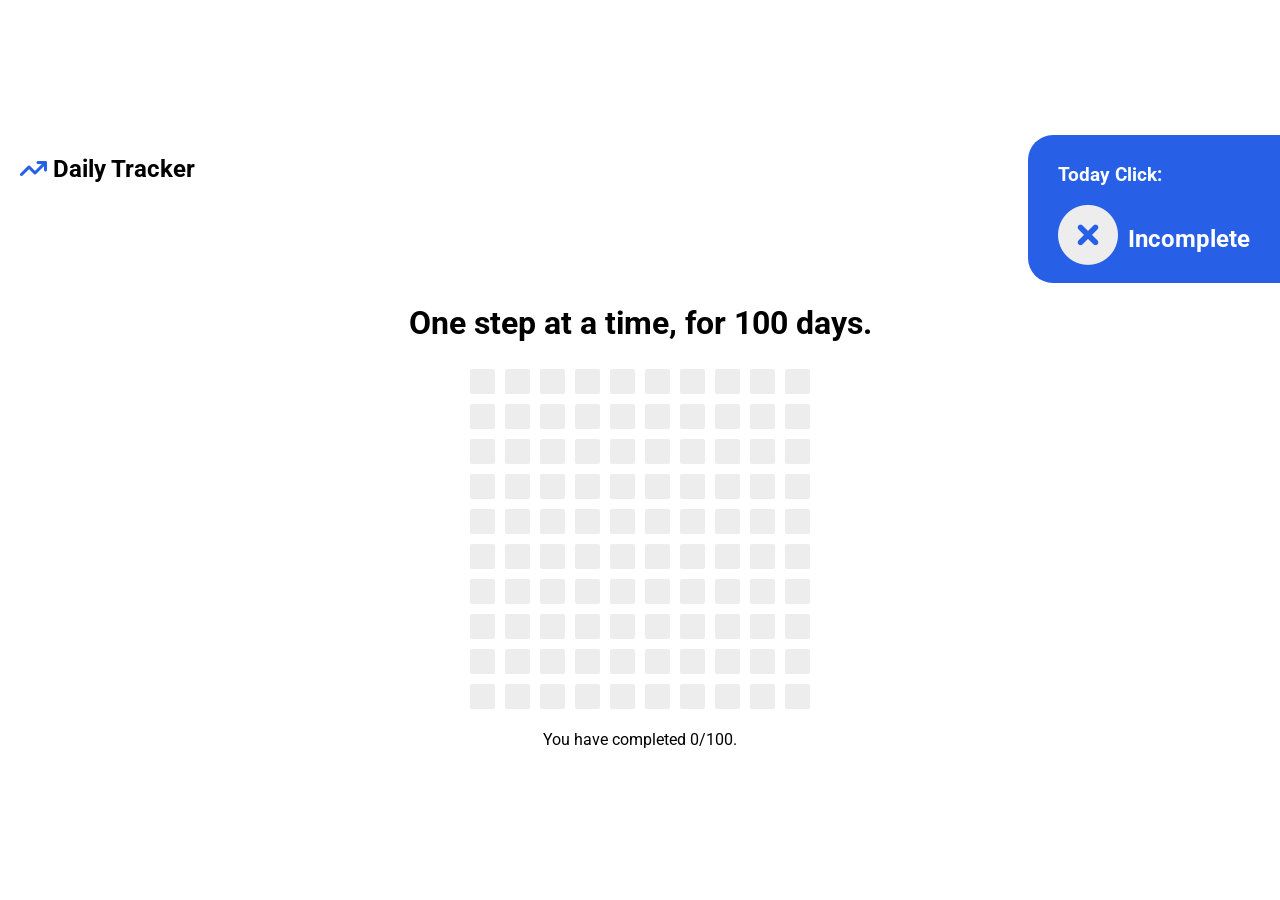
<file: 100-days-tracker/index.html>
<!DOCTYPE html>
<html lang="en">
  <head>
    <meta charset="UTF-8" />
    <meta http-equiv="X-UA-Compatible" content="IE=edge" />
    <meta name="viewport" content="width=device-width, initial-scale=1.0" />
    <link
      rel="stylesheet"
      href="https://cdnjs.cloudflare.com/ajax/libs/font-awesome/6.1.1/css/all.min.css"
      integrity="sha512-KfkfwYDsLkIlwQp6LFnl8zNdLGxu9YAA1QvwINks4PhcElQSvqcyVLLD9aMhXd13uQjoXtEKNosOWaZqXgel0g=="
      crossorigin="anonymous"
      referrerpolicy="no-referrer"
    />
    <link rel="stylesheet" href="style.css" />
    <title>100 Days Challenge</title>
  </head>
  <body>
    <header>

      <div class="left">
        <h2><i class="fa-solid fa-arrow-trend-up"></i> Daily Tracker</h2>
      </div>

      <div class="right">
        <h3>Today Click:</h3> 

        <div class="status">
          <div class="incomplete">
            <div>
              <i class="fa-solid fa-circle-xmark"></i>
              <h2>Incomplete</h2>
            </div>
          </div>

          <div class="completed">
            <div>
              <i class="fa-solid fa-circle-check">
                <div class="icon-bg"></div>
              </i>
              <h2>Completed</h2>
            </div>
          </div>
        </div>
      </div>

    </header>
      <h1>One step at a time, for 100 days.</h1>
      <div class="container">
        <!-- Boxes get inserted here by Javascript -->
      </div>
      <p>You have completed <span id="count"></span>/100.</p>

    <script src="script.js"></script>
  </body>
</html>
</file>
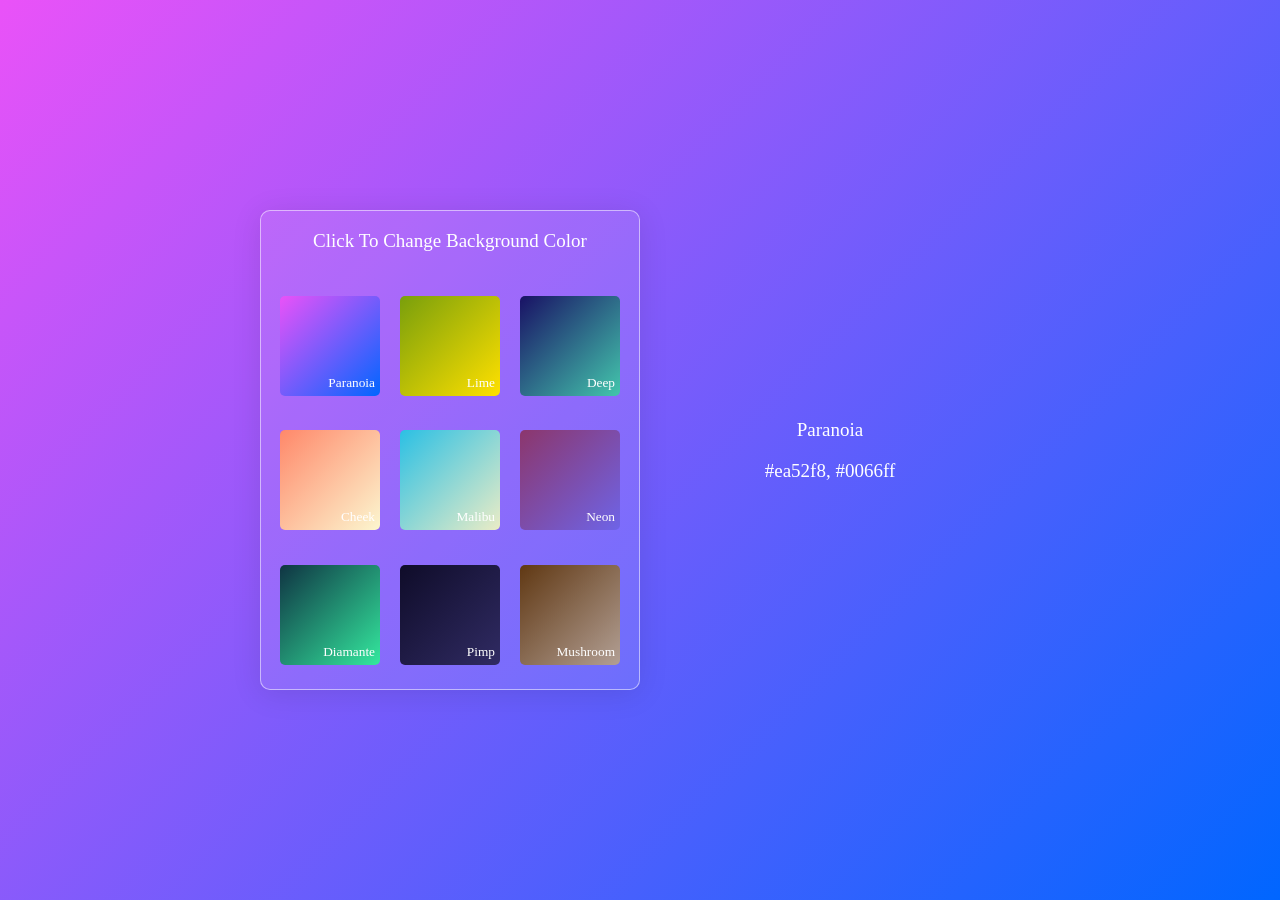
<file: change-bg-onclick/index.html>
<!DOCTYPE html>
<html lang="en">
  <head>
    <meta charset="UTF-8" />
    <meta http-equiv="X-UA-Compatible" content="IE=edge" />
    <meta name="viewport" content="width=device-width, initial-scale=1.0" />
    <link rel="stylesheet" href="style.css" />
    <title>Change Background on Hover</title>
  </head>
  <body>
    <div class="container">
      <p>Click To Change Background Color</p>
      <!-- The boxes get inserted here by Javascript -->
    </div>
    <div>
      <p class="gradient-name">Paranoia</p>
      <p>
        <span class="color1">#ea52f8</span>, <span class="color1">#0066ff</span>
      </p>
    </div>

    <script src="script.js"></script>
  </body>
</html>
</file>
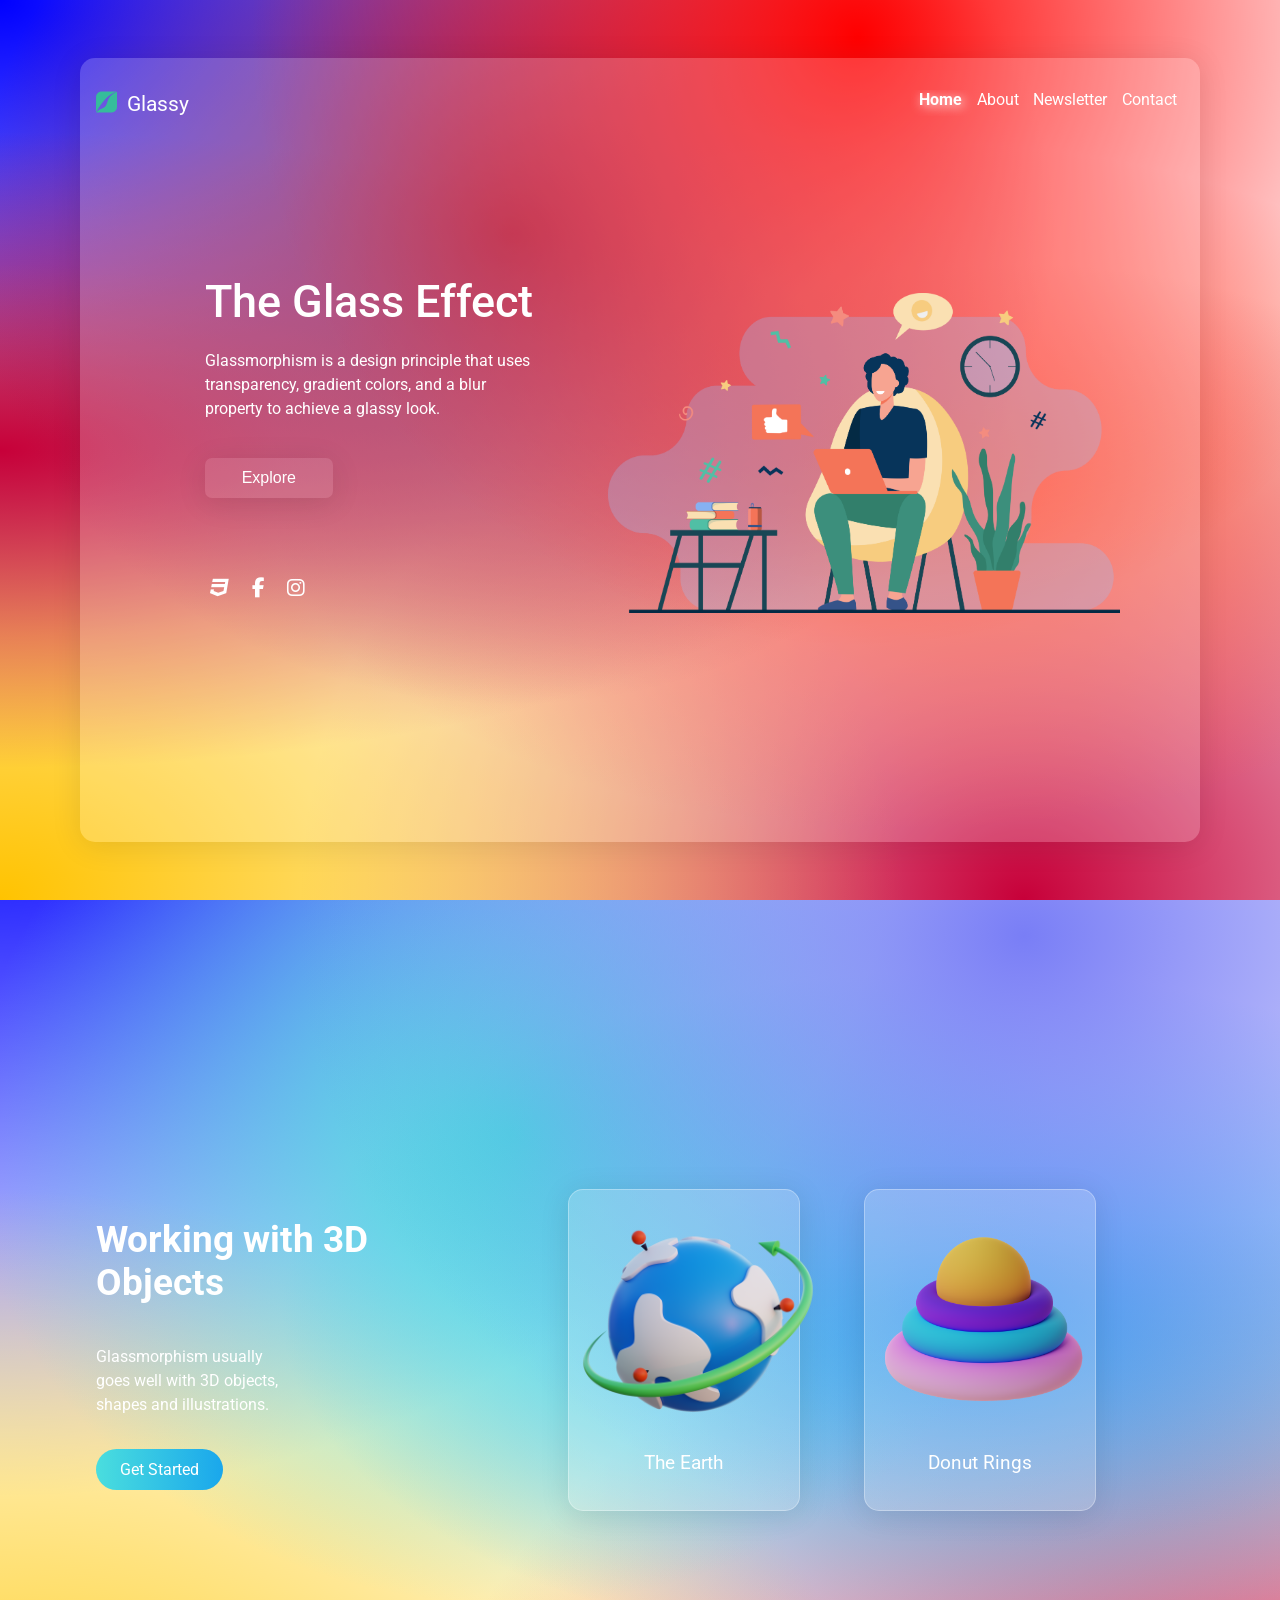
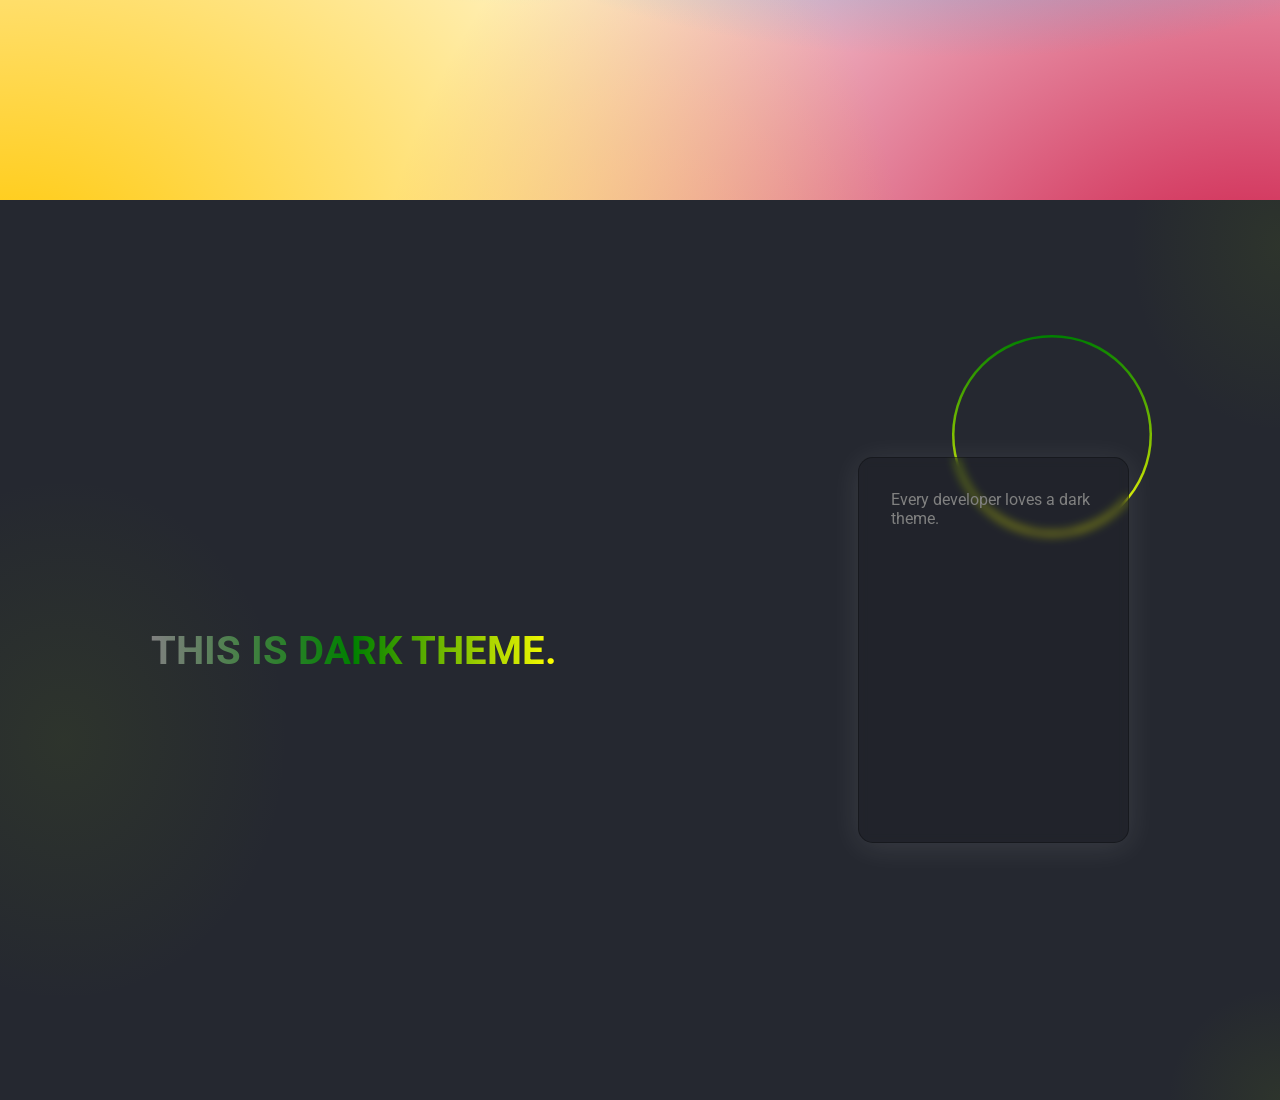
<file: glass-effect/index.html>
<!DOCTYPE html>
<html lang="en">
  <head>
    <meta charset="UTF-8" />
    <meta http-equiv="X-UA-Compatible" content="IE=edge" />
    <meta name="viewport" content="width=device-width, initial-scale=1.0" />
    <link
      rel="stylesheet"
      href="https://cdnjs.cloudflare.com/ajax/libs/font-awesome/6.1.1/css/all.min.css"
      integrity="sha512-KfkfwYDsLkIlwQp6LFnl8zNdLGxu9YAA1QvwINks4PhcElQSvqcyVLLD9aMhXd13uQjoXtEKNosOWaZqXgel0g=="
      crossorigin="anonymous"
      referrerpolicy="no-referrer"
    />
    <link rel="stylesheet" href="style.css" />
    <title>Glass Effect</title>
  </head>
  <body>
    <div class="section section1">
      <div class="glass-container">
        <nav>
          <div class="left">
            <a href="#" class="logo">
              <i class="fa-brands fa-pied-piper-square"></i> Glassy
            </a>
          </div>
          <div class="right">
            <a href="#" class="active">Home</a>
            <a href="#">About</a>
            <a href="#">Newsletter</a>
            <a href="#">Contact</a>
          </div>
          <div class="hamburger">
            <i class="fa-solid fa-bars"></i>
          </div>
        </nav>
        <main>
          <h1 class="title">The Glass Effect</h1>
          <p class="paragraph">
            Glassmorphism is a design principle that uses transparency, gradient colors, and a blur property to achieve a glassy look.
          </p>
          <button class="btn">Explore</button>

          <div class="icons">
            <i class="fa-brands fa-css3"></i>
            <i class="fa-brands fa-facebook-f"></i>
            <i class="fa-brands fa-instagram"></i>
          </div>
        </main>
        <img src="assets/tech-guy.png" alt="tech-guy" />
      </div>
    </div>

    <div class="section section2">
      <div class="content">
        <h1>Working with 3D Objects</h1>
        <p>
          Glassmorphism usually goes well with 3D objects, shapes and
          illustrations.
        </p>
        <button>Get Started</button>
      </div>
      <div class="gallery">
        <div class="card">
          <img src="assets/Saly-44.png" alt="earth" id="earth" />
          <p>The Earth</p>
        </div>
        <div class="card">
          <img src="assets/Saly-20.png" alt="rings" id="rings"/>
          <p>Donut Rings</p>
        </div>
      </div>
    </div>

    <div class="section section3">
      <h1>this is dark theme.</h1>
      <div class="circle"></div>
      <div class="card glass">
        <div class="text">Every developer loves a dark theme.</div>
      </div>
    </div>
  </body>
</html>

<!-- 
Image Attribution
https://www.freepik.com/vectors/freelancer
https://www.figma.com/file/GLVHdPJFS7hjP9u7XYeYWm/SALY---3D-Illustration-Pack-(Community)
-->
</file>
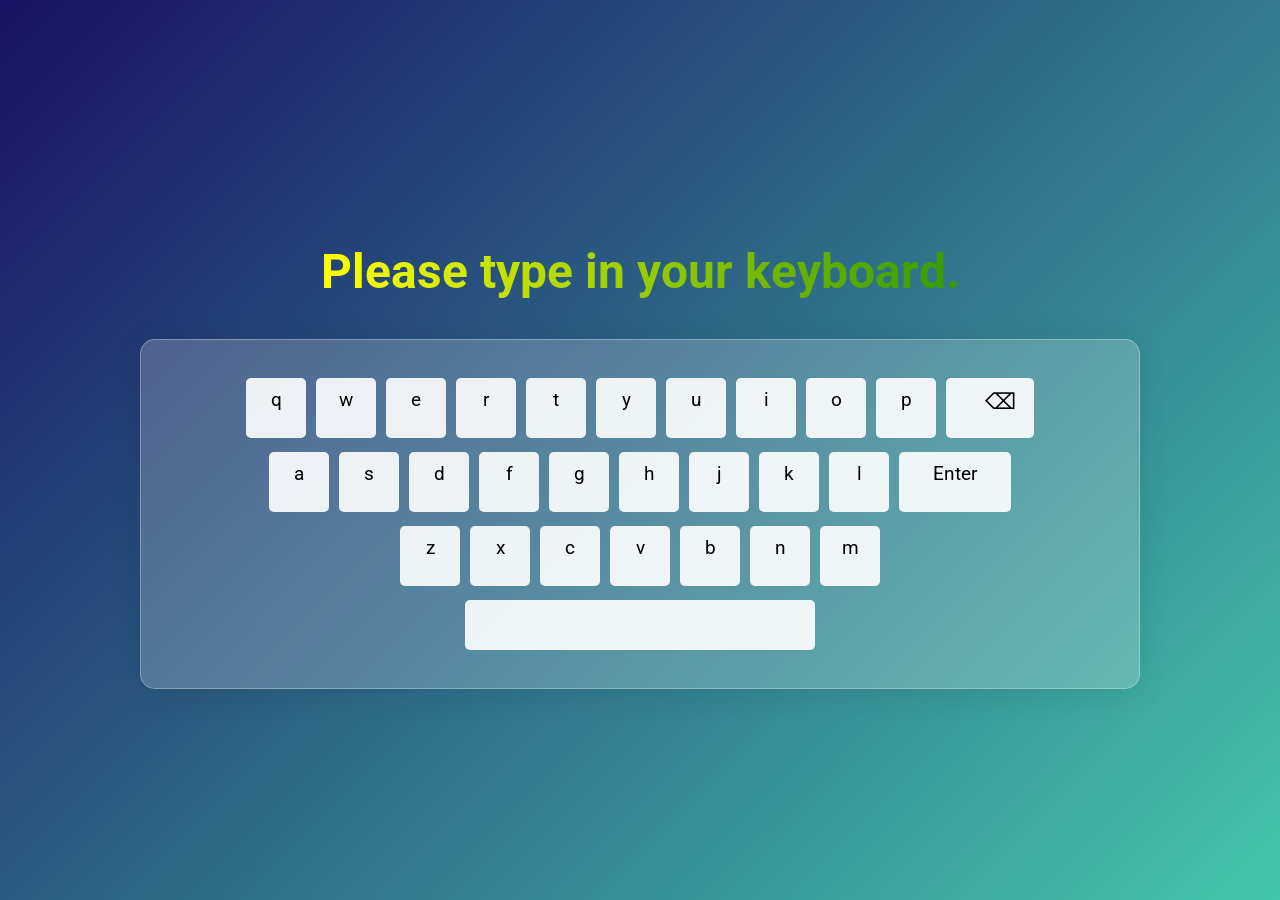
<file: keyboard-animation/index.html>
<!DOCTYPE html>
<html lang="en">
  <head>
    <meta charset="UTF-8" />
    <meta http-equiv="X-UA-Compatible" content="IE=edge" />
    <meta name="viewport" content="width=device-width, initial-scale=1.0" />
    <link rel="stylesheet" href="style.css" />
    <title>Keyboard</title>
  </head>
  <body>
  <h1 class="texts">Please type in your keyboard.</h1>
    <div class="container">
      <div class="rows first-row">
      </div>
      <div class="rows second-row">
      </div>
      <div class="rows third-row">
      </div>
      <div class="rows space-bar">
      </div>
    </div>
    <script src="script.js"></script>
  </body>
</html>
</file>
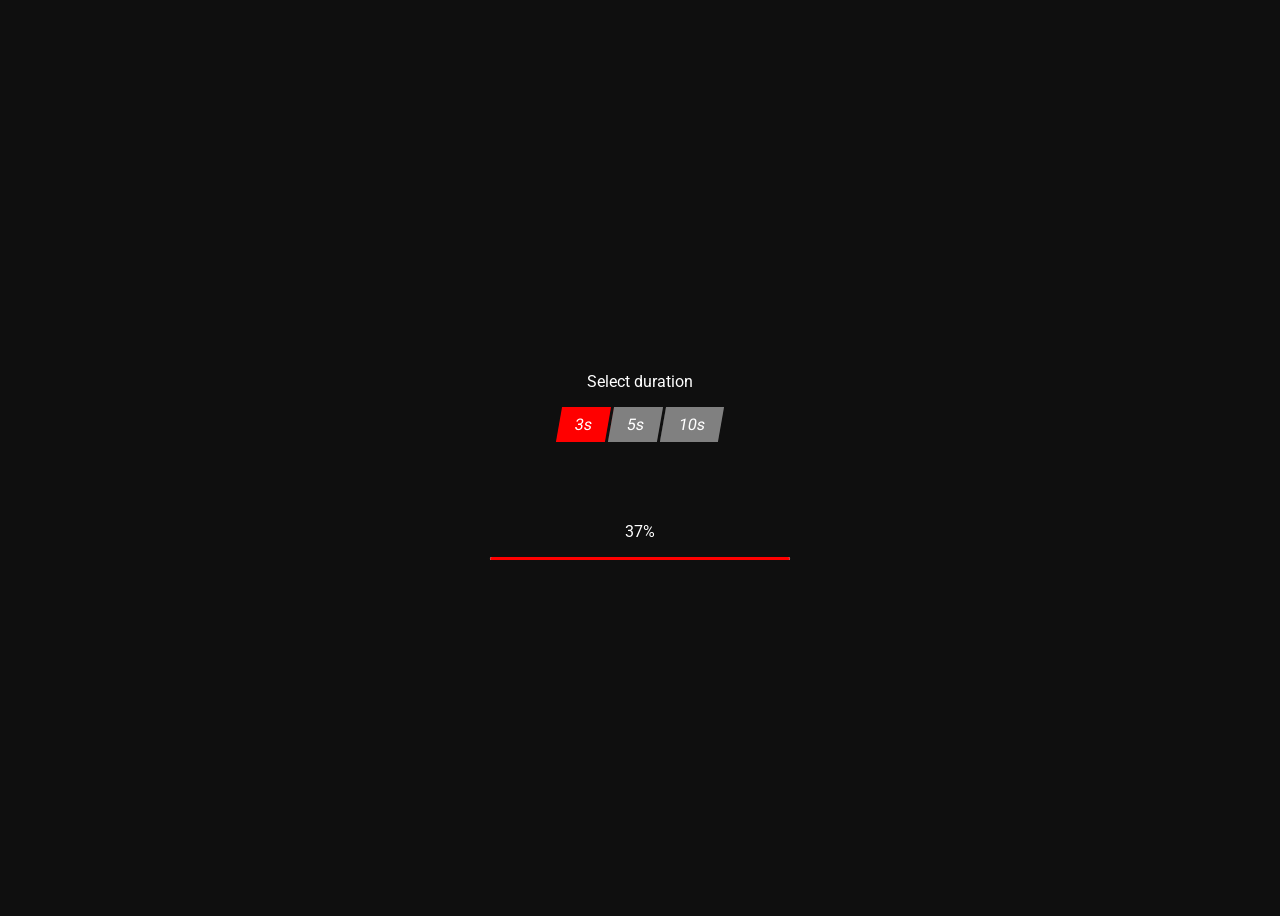
<file: loading-line/index.html>
<!DOCTYPE html>
<html lang="en">
  <head>
    <meta charset="UTF-8" />
    <meta http-equiv="X-UA-Compatible" content="IE=edge" />
    <meta name="viewport" content="width=device-width, initial-scale=1.0" />
    <link rel="stylesheet" href="style.css" />
    <title>My project</title>
  </head>

  <p>Select duration</p>
  <div class="radio">
    <input class="radio__input" type="radio" name="duration" id="option1" value="3" checked>
    <label class="radio__label" for="option1">3s</label>
    <input class="radio__input" type="radio" name="duration" id="option2" value="5">
    <label class="radio__label" for="option2">5s</label>
    <input class="radio__input" type="radio" name="duration" id="option3" value="10">
    <label class="radio__label" for="option3">10s</label>
  </div>

    <p class="percentage" id="percentage">0%</p>
    <div class="outline" id="outline">
      <div class="line" id="line"></div>
    </div>

    <script src="script.js"></script>
  </body>
</html>
</file>
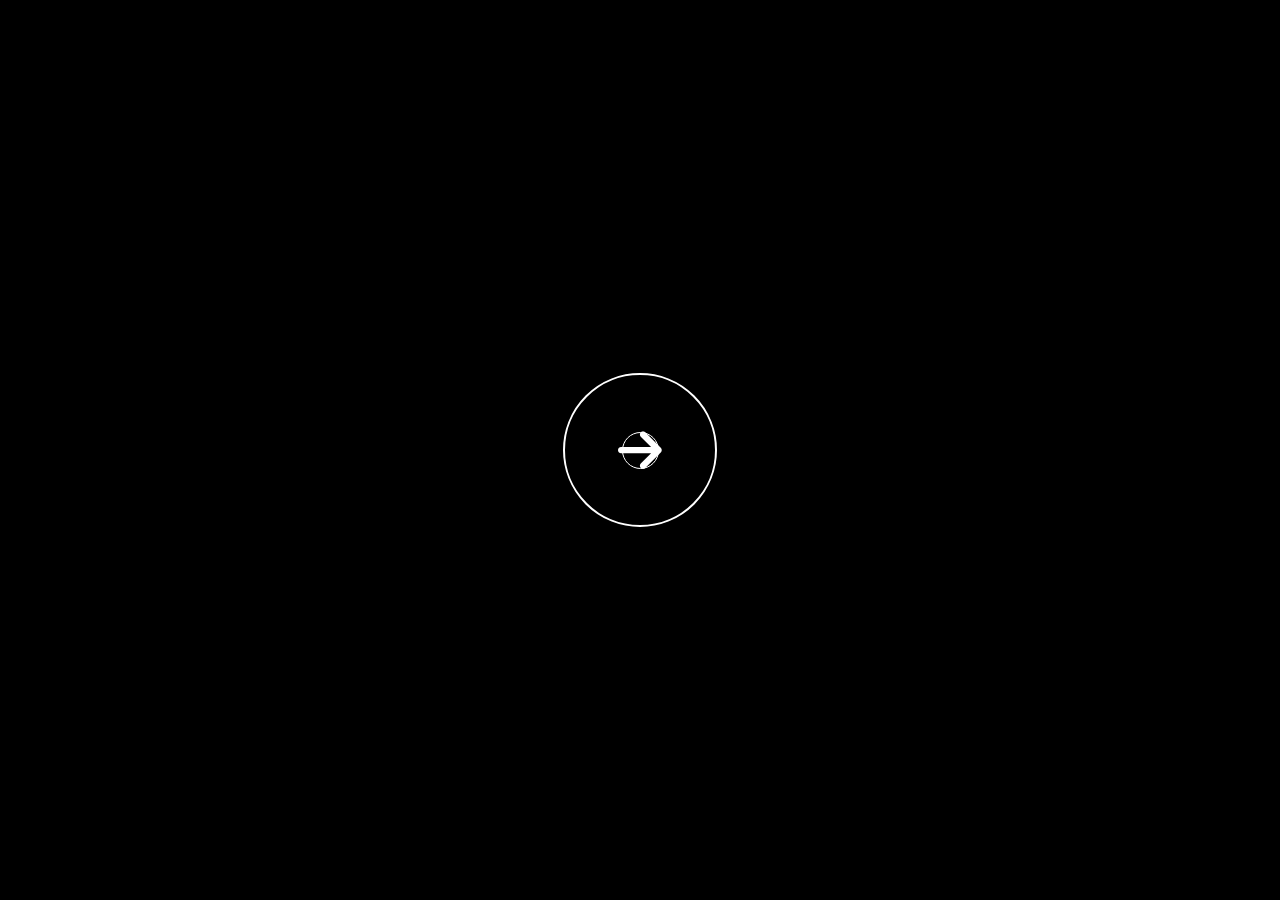
<file: mouse-tracker/index.html>
<!DOCTYPE html>
<html lang="en">
  <head>
    <meta charset="UTF-8" />
    <meta http-equiv="X-UA-Compatible" content="IE=edge" />
    <meta name="viewport" content="width=device-width, initial-scale=1.0" />
    <link rel="stylesheet" href="style.css" />
    <link
      rel="stylesheet"
      href="https://cdnjs.cloudflare.com/ajax/libs/font-awesome/6.2.0/css/all.min.css"
      integrity="sha512-xh6O/CkQoPOWDdYTDqeRdPCVd1SpvCA9XXcUnZS2FmJNp1coAFzvtCN9BmamE+4aHK8yyUHUSCcJHgXloTyT2A=="
      crossorigin="anonymous"
      referrerpolicy="no-referrer"
    />
    <title>Mouse Tracker</title>
  </head>
  <body>
    <div class="tracker"></div>

    <div class="circle">
      <div class="filler center"></div>
      <i class="fa-sharp fa-solid fa-arrow-right center"></i>
      <span class="text center">Let's Go!</span>
    </div>

    <script src="script.js"></script>
  </body>
</html>
</file>
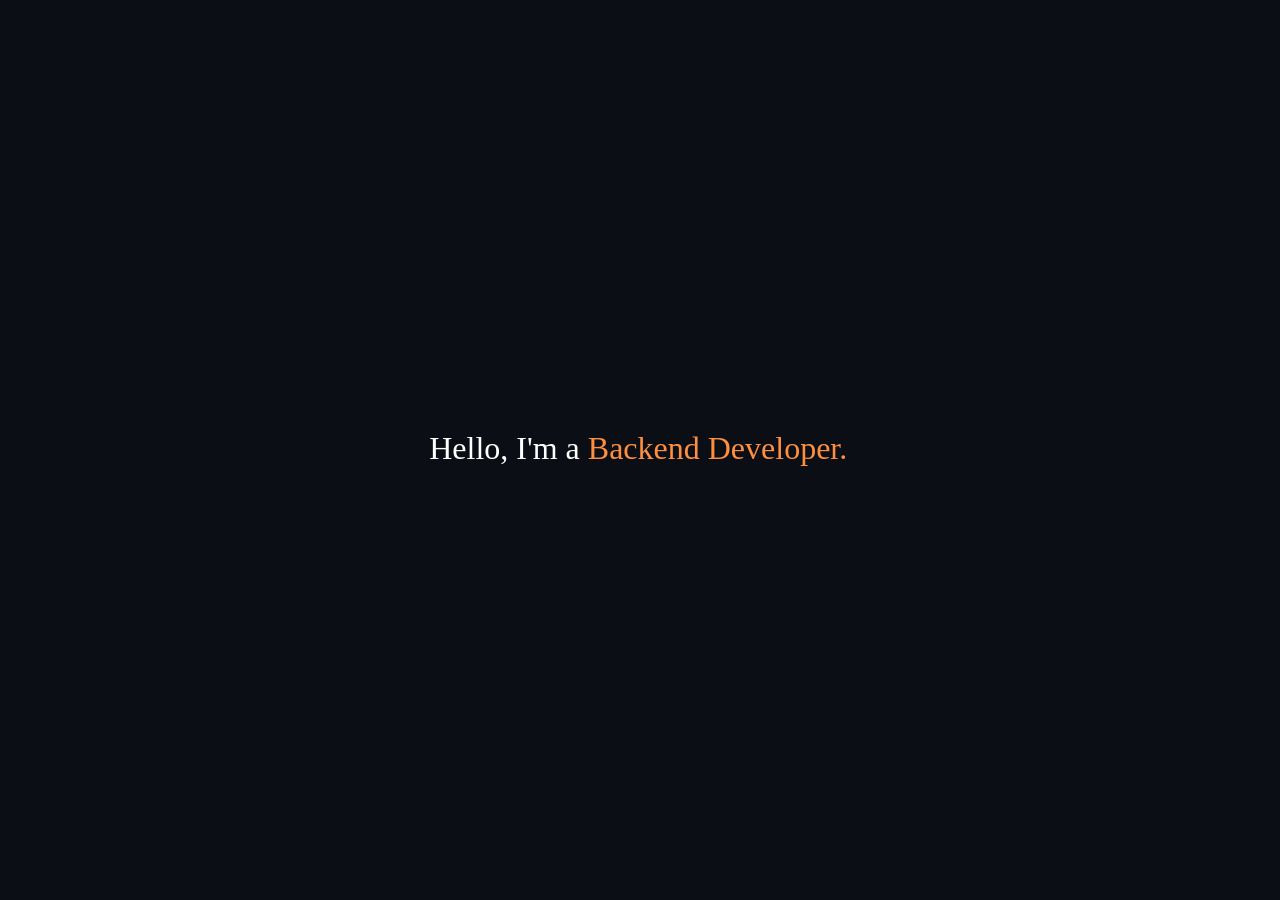
<file: sliding-texts/index.html>
<!DOCTYPE html>
<html lang="en">
<head>
    <meta charset="UTF-8">
    <meta http-equiv="X-UA-Compatible" content="IE=edge">
    <meta name="viewport" content="width=device-width, initial-scale=1.0">
    <title>Sliding Texts</title>
    <link rel="stylesheet" href="style.css" />
</head>
<body>
    <span>Hello, I'm a&nbsp;</span>
    <div class="wrapper">
        <span>Frontend Developer.</span>
        <span>Backend Developer.</span>
    </div>
</body>
</html>
</file>
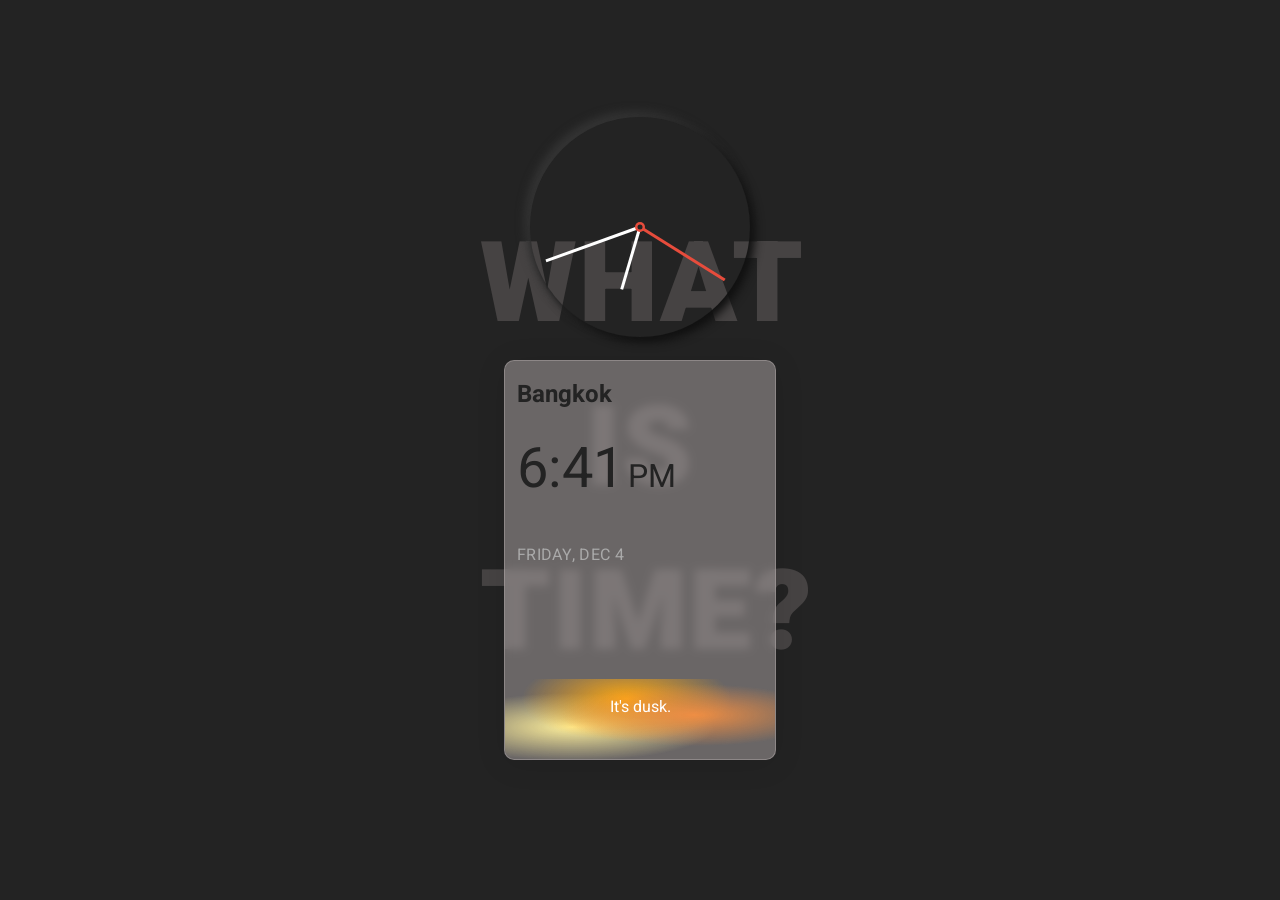
<file: time-clock/index.html>
<!DOCTYPE html>
<html lang="en">
  <head>
    <meta charset="UTF-8" />
    <meta http-equiv="X-UA-Compatible" content="IE=edge" />
    <meta name="viewport" content="width=device-width, initial-scale=1.0" />
    <link rel="stylesheet" href="style.css" />
    <title>Time Clock</title>
  </head>
  <body>
    <h1 class="bg-text">What is time?</h1>

    <div class="clock">
      <div class="needle hour"></div>
      <div class="needle minute"></div>
      <div class="needle second"></div>
      <div class="center-point"></div>
    </div>

    <div class="card">
      <h1 class="city">Bangkok</h1>
      <div>
        <div class="time"></div>
        <div class="ampm"></div>
      </div>
      <div class="date"></div>
      <div class="card-footer">It's daytime.</div>
    </div>

    <script src="script.js"></script>
  </body>
</html>
</file>
<file: 100-days-tracker/style.css>
@import url("https://fonts.googleapis.com/css2?family=Roboto:wght@400;700&display=swap");

*{
    box-sizing: border-box;
}

:root {
    --theme-color: #2760E6;
}

body{
    font-family: 'Roboto', sans-serif;
    display: flex;
    flex-direction: column;
    align-items: center;
    justify-content: center;
    height: 100vh;
    margin: 0;
}

header {
    width: 100%;
    padding-left: 20px;
}

header .left {
    float: left;
}

header .left i {
    color: var(--theme-color);
}

header .right {
    float: right;
    background-color: var(--theme-color);
    color: #fff;
    border-radius: 25px 0 0 25px;
    padding: 10px 30px;
}

.right div {
    display: flex;
    flex-direction: row;
}

.right .incomplete i {
    color: #EDEDED;
    font-size: 60px;
    margin-right: 10px;
}

.right .completed i {
    color: green;
    font-size: 60px;
    margin-right: 10px;
    position: relative;
    z-index: 1;
}

.right .completed .icon-bg {
    position: absolute;
    top: 45%;
    left: 50%;
    transform: translate(-50%, -50%);
    height: 50px;
    width: 50px;
    border-radius: 50%;
    background-color: #EDEDED;
    z-index: -1;
}

.container {
    display: flex;
    max-width: 350px;
    flex-wrap: wrap;
}

.box {
    height: 25px;
    width: 25px;
    margin: 5px;
    border-radius: 2px;
    background-color: #EDEDED;
}

.box.clicked {
    background-color: var(--theme-color);
}
</file>
<file: change-bg-onclick/style.css>
*{
    box-sizing: border-box;
}

body{
    display: flex;
    align-items: center;
    justify-content: center;
    height: 100vh;
    margin: 0;
    background-image: linear-gradient(135deg,#ea52f8,#0066ff);
}

.container {
    background-color: rgba(255, 255, 255, 0.1);
    display: flex;
    justify-content: center;
    flex-wrap: wrap;
    height: 480px;
    width: 380px;
    border-radius: 10px;
    box-shadow: 0 4px 30px rgba(0, 0, 0, 0.1);
    border: 1px solid rgba(255, 255, 255, 0.52);
}

p {
    text-align: center;
    width: 380px;
    color: white;
    font-size: 19px;
}

.boxes {
    background-color: #000;
    height: 100px;
    width: 100px;
    border-radius: 5px;
    cursor: pointer;
    margin: 10px;
    position: relative;
}

.boxes small {
    position: absolute;
    bottom: 0;
    right: 0;
    color: #fff;
    margin: 5px;
}
</file>
<file: glass-effect/style.css>
@import url("https://fonts.googleapis.com/css2?family=Roboto&display=swap");

body {
    font-family: 'Roboto', sans-serif;
    margin: 0;
}

.section {
    display: flex;
    justify-content: center;
    align-items: center;
    width: 100vw;
    height: 100vh;
}

/* Section 1 */

.section1 {
    flex-direction: column;
    background-image: 
    radial-gradient(at 67% 4%, rgba(255, 0, 0, 1), transparent 50%),
    radial-gradient(at 40% 26%, rgba(144, 12, 63, 1), transparent 50%),
    radial-gradient(at 0% 50%, rgba(199, 0, 57, 1), transparent 50%),
    radial-gradient(at 71% 54%, rgba(255, 87, 51, 1), transparent 50%),
    radial-gradient(at 0% 100%, rgba(255, 195, 0, 1), transparent 50%),
    radial-gradient(at 80% 100%, rgba(199, 0, 57, 1), transparent 50%),
    radial-gradient(at 0% 0%, rgba(0, 0, 255, 1), transparent 50%); 
}

.section1 .glass-container {
    width: 85vw;
    height: 80vh;
    padding: 2rem 1rem;
    border-radius: 15px;
    background: rgba(255, 255, 255, 0.2);
    box-shadow: 0 4px 30px rgba(0, 0, 0, 0.1);
} 

.section1 nav {
    color: #fff;
    overflow: hidden;
}

.section1 nav .left{
    float: left;
}

.section1 nav .right {
    float: right;
    display: flex;
    justify-content: space-around;
    width: 25%;
}   

.section1 .hamburger {
    display: none;
}

.section1 nav a {
    color: #fff;
    text-decoration: none;
}

.section1 nav a.active, 
.section1 nav a:hover {
    font-weight: bold;
    transform: scale(1.02);
    text-shadow: 2px 2px 10px #fff;
}

.section1 nav a.logo{   
    font-size: 1.3rem;
}

.section1 nav a.logo:hover {
    text-shadow: none;
}

.section1 nav a.logo i {
    color: #36bc9b;
    font-size: 1.5rem;
    margin-right: 5px;
}

/* main content */

.section1 main {
    position: relative;
    display: flex;
    flex-direction: column;
    width: 60%;
    top: 40%;
    left: 10%;
    transform: translateY(-40%);
}

.section1 .title {
    color: #fff;
    font-size: 2.8rem;
    font-weight: 500;
    margin: 0;
}

.section1 .paragraph {
    color: #fff;
    line-height: 1.5rem;
    width: 50%;
    margin: 1.3rem 0;
}

.section1 .btn {
    background-color: rgba(255, 255, 255, 0.1);
    color: #fff;
    font-size: 1rem;
    width: 8rem;
    height: 2.5rem;
    margin: 1rem 0 0 0;
    border: 0;
    border-radius: 7px;
    cursor: pointer;
    box-shadow: 0 5px 30px rgba(0, 0, 0, 0.1);
}

.section1 .btn:hover {
    color: #fff;
    background-color: #36bc9b;
    border: 2px solid #36bc9b;
}

.section1 .icons{
    display: flex;
    width: 100px;
    justify-content: space-between;
}

.section1 .icons i{
    color: #fff;
    font-size: 1.25rem;
    margin: 5rem 0 0 5px;
}

.section1 .icons i:hover{
    color: #36bc9b;
    transform: scale(1.09);
    cursor: pointer;
}

.section1 img {
    position: absolute;
    top: 29%;
    right: 10%;
    width: max(40vw, 250px);
    height: max(25vw, 150px);
    padding: 2rem 2rem 1rem 2rem;
}

.section1 img:hover {
    transform: scale(1.007);
    border-radius: 25px;
    box-shadow: 0 4px 30px rgba(0, 0, 0, 0.1);
}

@media (max-width: 912px) {
    .section1 nav .right {
        display: none;
    }

    .section1 .hamburger {
        display: flex;
        float: right;
        color: #fff;
        font-size: 1.5rem;
    }

    .section1 main {
        width: 90%;
    }

    .section1 .paragraph {
        width: 90%;
    }

    .section1 img {
        display: none;
    }
}  

/* Section 2 */

.section2 {
    background-image:
    radial-gradient(at 80% 4%, #797ef6, transparent 50%),
    radial-gradient(at 40% 26%, #4adede, transparent 50%),
    radial-gradient(at 75% 46%, #1aa7ec, transparent 50%),
    radial-gradient(at 0% 110%, #FFC700, transparent 50%),
    radial-gradient(at 98% 120%, #c70032, transparent 50%),
    radial-gradient(at 0% -15%, #0000ff, transparent 50%); 
}

.section2 .content {
    width: 30%;
    display: flex;
    flex-direction: column;
    align-items: flex-start;
}

.section2 .gallery {
    width: 55%;
    display: flex;
    justify-content: center;
}

.section2 h1 {
    color: #fff;
    font-size: 2.3rem;
    font-weight: 700;
}

.section2 p {
    color: #fff;
    font-size: 1rem;
    line-height: 1.5rem;
    width: 50%;
}

.section2 button {
    color: #fff;
    font-family: inherit;
    font-size: 1rem;
    padding: 0.7rem 1.5rem;
    margin: 1rem 0;
    border-radius: 25px;
    border: none;
    cursor: pointer;
    background-image: linear-gradient(to right, #4adede, #1aa7ec);
}

.section2 button:hover {
    color: #1aa7ec;
    background-image: none;
    background-color: #fff;
}

.section2 .card {
    position: relative;
    width: max(18vw, 220px);
    height: max(25vw, 250px);
    margin: 0 2rem;
    border-radius: 15px;
    background: rgba(255, 255, 255, 0.2);
    border: 1px solid rgba(255, 255, 255, 0.3);
    box-shadow: 0 4px 30px rgba(0, 0, 0, 0.1);
}

.section2 .card:hover {
    transform: scale(1.009);
    cursor: pointer;
}

.section2 .card img {
    position: absolute;
}

.section2 .card p {
    position: absolute;
    bottom: 1rem;
    left: 50%;
    transform: translateX(-50%);
    width: auto;
    font-size: 1.2rem;
}

.section2 img#earth {
    height: 80%;
}

.section2 img#rings {
    height: 100%;
    top: -10%;
    left: -20%;
}

@media (max-width: 912px) {
    .section2 {
        flex-direction: column; 
        height: auto;
    }
    
    .section2 .content {
        align-items: center;
        width: 80%;
        margin: 20% 0 10% 0;
    }

    .section2 .gallery {
        flex-direction: column;
        align-items: center;
        margin-bottom: 10%;
    }

    .section2 .card {
        margin: 10px;
    }

    .section2 img#rings {
        left: -5%;
    }

    .section2 p {
        width: 90%;
    }
} 

/* Section 3 */

.section3 {
    justify-content: space-around;
    position: relative;
    background-color: #252830;
}

.section3::after {
    position: absolute;
    content: "";
    height: 100%;
    width: 100%;
    background-image:     
    radial-gradient(300px 350px at 5% 60%, rgba(121, 159, 12, 0.1), transparent 75%),
    radial-gradient(200px 250px at 100% 5%, rgba(121, 159, 12, 0.1), transparent 75%),
    radial-gradient(150px 150px at 100% 100%, rgba(121, 159, 12, 0.1), transparent 75%);
}

.section3 .glass {
    background: rgba(0, 0, 0, 0.1);
    border: 1px solid rgba(0, 0, 0, 0.3);
    box-shadow: 0 4px 30px rgba(255, 255, 255, 0.1);
    z-index: 100;
    -webkit-backdrop-filter: blur(5px);
    backdrop-filter: blur(5px);
}

.section3 .card {
    position: relative;
    width: max(21vw, 250px);
    height: max(30vw, 300px);
    border-radius: 15px;
}

.section3 h1{
    font-size: 2.5rem;
    text-transform: uppercase;
    background: linear-gradient(to right, gray, green, yellow);
    -webkit-text-fill-color: transparent;
    -webkit-background-clip: text;
    background-clip: text;
    z-index: 1;
}

.section3 .circle {
    position: absolute;
    top: 15%;
    right: 10%;
    height: 200px;
    width: 200px;
    background-image: linear-gradient(green, yellow);
    border-radius: 50%;
    z-index: 0;
}

.section3 .circle::after {
    content: "";
    position: absolute;
    top: 50%;
    left: 50%;
    transform: translate(-50%, -50%);
    height: 195px;
    width: 195px;
    background-color: #252830;
    border-radius: 50%;
}

.section3 .text {
    margin: 2rem 2rem;
    color:  gray;
}

@media (max-width: 912px) {
    .section3 {
        flex-direction: column;
    }

    .section3 h1{
        text-align: center;
    }

    .section3 .circle {
        top: 40%;
    }
}
</file>
<file: keyboard-animation/style.css>
@import url("https://fonts.googleapis.com/css2?family=Roboto:wght@400;700&display=swap");

*{
    box-sizing: border-box;
}

body{
    display: flex;
    align-items: center;
    justify-content: center;
    flex-direction: column;
    font-family: 'Roboto', sans-serif;
    margin: 0;
    width: 100vw;
    height: 100vh;
    background-image: linear-gradient(135deg,#191165,#43c6ac);
}

h1.texts {
    height: 4rem;
    font-size: 3rem;
    font-weight: bold;
    text-align: center;
    background: linear-gradient(to right, yellow, green, #fff);
    background-size: 250% 250%;
    background-clip: text;
    -webkit-background-clip: text;
    -webkit-text-fill-color: transparent;

    animation: animate 8s ease;
}

@keyframes animate {
    0% {
        background-position: 0% 100%;
    }
    30% {
        background-position: 100% 200%;
    }
    75%{
        background-position: 200% 100%;
    }
    100% {
        background-position: 0% 100%;
    }
}

.container {
    display: flex;
    flex-direction: column;
    align-items: center;
    justify-content: center;
    width: min(80vw, 1000px);
    height: 350px;
    padding: 0 5px;
    border-radius: 15px;
    border: 1px solid red;
    background: rgba(255, 255, 255, 0.2);
    border: 1px solid rgba(255, 255, 255, 0.3);
    box-shadow: 0 4px 30px rgba(0, 0, 0, 0.1);
}

.rows {
    display: flex;
    align-items: center;
    justify-content: center;
    flex-direction: row;
    width: 100%;
}

span {
    background-color: rgba(255, 255, 255, 0.9);
    border-radius: 5px;
    text-align: center;
    font-size: 1.2rem;
    width: 60px;
    height: 60px;
    margin: 7px 5px;
    padding: 10px 10px;
}

.space-bar span {
    width: 350px;
    height: 50px;
}

#Enter {
    width: 7rem;
}

#⌫ {
    width: 5.5rem;
    font-size: 1.4rem;
    text-align: right;
    padding-right: 1.1rem;
}

@media (max-width: 500px) {
    h1 {
        font-size: 2rem;
    }

    span {
        width: 30px;
        height: 30px;
        margin: 7px 2px;
        padding: 5px 5px;
    }

    .space-bar span{
        width: 150px;
        height: 30px;
    }
}
</file>
<file: loading-line/style.css>
@import url("https://fonts.googleapis.com/css2?family=Roboto:wght@200;400&display=swap");

body{
    font-family: 'Roboto', sans-serif;
    display: flex;
    flex-direction: column;
    align-items: center;
    justify-content: center;
    height: 100vh;
    background-color: #0F0F0F;
    color: #fff;
}

.radio {
    display: flex;
    margin-bottom: 5%;
}

.radio__input {
    display: none;
}

.radio__label {
    padding: 0.5rem 1rem;
    font-size: 1rem;
    font-family: inherit;
    cursor: pointer;
    color: #fff;
    background-color: gray;
    transition: background 0.1s;
    transform: skew(-10deg);
}

.radio__label:not(:last-of-type) {
    border-right: 3px solid #0F0F0F;
}

.radio__input:checked + .radio__label {
    background-color: red;
}

.outline {
    position: relative;
    width: 300px;
    height: 3px;
    background-color: #ddd;
    overflow: hidden;
    border-radius: 10px;
}

.line {
    position: absolute;
    width: 100%;
    height: 3px;
    background-color: red;
    border-radius: 10px;
    /* animation: timer 3s linear; */
}

@keyframes timer {
    0% {
        width: 0%;
    }

    100% {
        width: 100%;
    }
}
</file>
<file: mouse-tracker/style.css>
body {
    box-sizing: border-box;
    display: flex;
    justify-content: center;
    align-items: center;
    height: 100vh;
    margin: 0;
    background-color: black;
}

.center {
    position: absolute;
    top: 50%;
    left: 50%;
    transform: translate(-50%, -50%);
}

.tracker {
    position: fixed;
    height: 35px;
    width: 35px;
    border-radius: 50%;
    border: 1px solid #fff;
    background-color: none;
}

.circle {
    position: relative;
    height: 150px;
    width: 150px;
    border-radius: 50%;
    border: 2px solid #fff;
}

.fa-sharp {
    font-size: 50px;
    color: #fff;
}

.text {
    visibility: hidden;
    transition: all ease-in-out;
}

.filler {
    background-color: #fff;
    border-radius: 50%;
}

.circle:hover > .filler {
    animation: fill 0.4s linear;
    animation-fill-mode: forwards;
}

@keyframes fill {
    0% {
        height: 0px;
        width: 0px;
    }

    100% {
        height: 154px;
        width: 154px;
    }
}

.circle:hover > .text {
    visibility: visible;
    transition-delay: 0.5s;
}
</file>
<file: sliding-texts/style.css>
body {
    box-sizing: border-box;
    display: flex;
    justify-content: center;
    align-items: center;
    height: 100vh;
    margin: 0;
    background-color: #0B0E14;
}

span {
    display: block;
    color: #fff;
    font-size: clamp(1rem, 2.5vw, 2rem);
    height: 2.5rem;
}

.wrapper {
    height: 2.5rem;
    width: auto;
    overflow: hidden;
}

.wrapper span {
    color: #FF8F40;
    animation: slider 2s forwards;
    animation-delay: 1s;
}

@keyframes slider {
    0% {
        transform: translateY(0%);
    }
    60% {
        transform: translateY(20%);
    }
    100% {
        transform: translateY(-100%);
    }
}
</file>
<file: time-clock/style.css>
@import url("https://fonts.googleapis.com/css?family=Heebo&display=swap");

* {
  box-sizing: border-box;
}

:root {
  --theme-color : #232323;
}

body {
  font-family: "Heebo", sans-serif;
  display: flex;
  flex-direction: column;
  align-items: center;
  justify-content: center;
  height: 100vh;
  margin: 0;
  color: var(--theme-color);
  background-color: var(--theme-color);
}

.bg-text{
  position: absolute;
  width: 20rem;
  font-size: 7rem;
  font-weight: 900;
  text-align: center;
  text-transform: uppercase;
  letter-spacing: 2px;
  color: rgb(70, 67, 67);
}

/* CARD */

.card {
  position: relative;
  display: flex;
  flex-direction: column;
  width: 17rem;
  height: 25rem;
  padding: 0 0.75rem;
  margin: 3rem 1rem;

  background-color: rgba(177, 169, 169, 0.5);
  border: 0.4px solid rgba(177, 169, 169, 0.5);
  border-radius: 10px;
  box-shadow: 0 4px 30px rgba(0, 0, 0, 0.1);
  backdrop-filter: blur(4px);
  -webkit-backdrop-filter: blur(4px);
}

.card .city {
  font-size: 1.5rem;
}
.card .time {
  display: inline;
  font-size: 3.5rem;
}

.card .ampm {
  display: inline;
  font-size: 2rem;
}

.card .date {
  color: #aaa;
  font-size: 1rem;
  letter-spacing: 0.3px;
  text-transform: uppercase;
  margin: 2rem 0;
}

.card .card-footer {
  position: absolute;
  left: 0;
  bottom: 0;
  width: 100%;
  height: 5rem;
  color: #fff;
  text-align: center;
  padding-top: 1rem;
  border-radius: 5px 5px 10px 10px;
}


/* CLOCK */
.clock {
  position: relative;
  width: 220px;
  height: 220px;
  top: 25px;
  border-radius: 50%;
  box-shadow: 5px 5px 10px #101010,
  -5px -5px 10px #363636;;
}

.needle {
  background-color: #fff;
  position: absolute;
  top: 50%;
  left: 50%;
  height: 65px;
  width: 3px;
  transform-origin: bottom center;
}

.needle.hour {
  transform: translate(-50%, -100%) rotate(0deg);
}

.needle.minute {
  transform: translate(-50%, -100%) rotate(0deg);
  height: 100px;
}

.needle.second {
  transform: translate(-50%, -100%) rotate(0deg);
  height: 100px;
  background-color: #e74c3c;
}

.center-point {
  position: absolute;
  width: 10px;
  height: 10px;
  top: 50%;
  left: 50%;
  transform: translate(-50%, -50%);
  border-radius: 50%;
  background-color: #e74c3c;
}

.center-point::after {
  content: "";
  position: absolute;
  width: 5px;
  height: 5px;
  top: 50%;
  left: 50%;
  transform: translate(-50%, -50%);
  border-radius: 50%;
  background-color: var(--theme-color);
}
</file>
